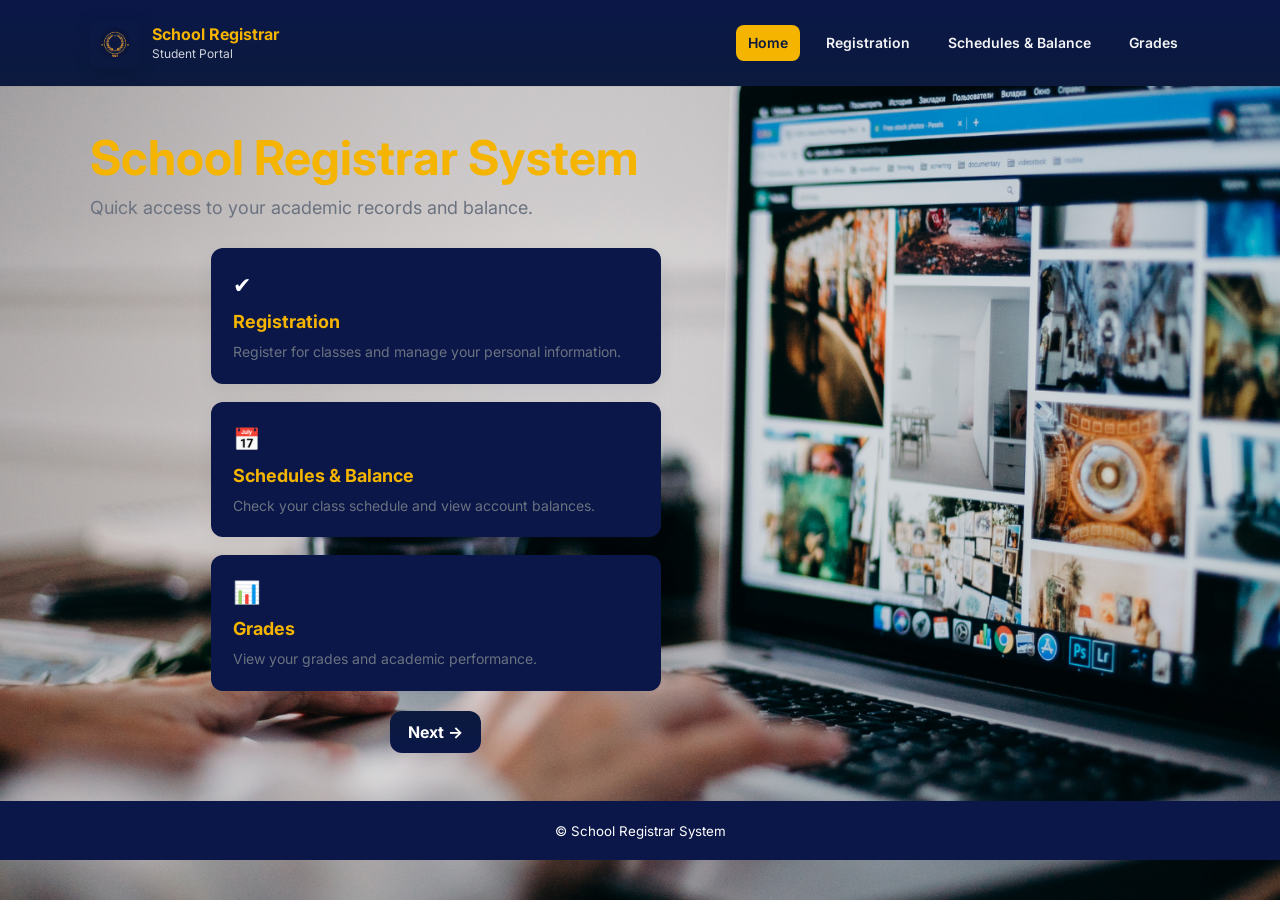
<file: index.html>
<!DOCTYPE html>
<html lang="en">
<head>
  <meta charset="utf-8">
  <meta name="viewport" content="width=device-width,initial-scale=1">
  <title>School Registrar System — Home</title>
  <link rel="preconnect" href="https://fonts.googleapis.com">
  <link href="https://fonts.googleapis.com/css2?family=Inter:wght@300;400;600;700;800&display=swap" rel="stylesheet">
  <link rel="stylesheet" href="style.css">
  <link rel="icon" type="image/png" href="logo.png">
</head>

<body>
  <header class="site-header">
    <div class="container header-inner">
      <div class="brand">
        <div class="logo-mark">
          <img src="logo.png" alt="Registrar Logo">
        </div>
        <div class="brand-text">
          <div class="brand-title">School Registrar</div>
          <div class="brand-sub">Student Portal</div>
        </div>
      </div>

     
      <button class="menu-toggle" aria-label="Toggle Menu">☰</button>

    
      <nav class="main-nav">
        <a href="index.html" class="nav-link active">Home</a>
        <a href="registration.html" class="nav-link">Registration</a>
        <a href="schedule.html" class="nav-link">Schedules & Balance</a>
        <a href="grades.html" class="nav-link">Grades</a>
      </nav>
    </div>
  </header>

  <main>
    <section class="choices">
      <div class="container choices-grid">
        <div class="choices-left">
          <h1 class="choices-title">School Registrar System</h1>
          <p class="choices-sub">Quick access to your academic records and balance.</p>

          <div class="cards row">
            <a class="card1" href="registration.html">
              <div class="card1-icon">✔️</div>
              <h3 class="card1-title">Registration</h3>
              <p class="card1-text">Register for classes and manage your personal information.</p>
            </a>

            <a class="card1" href="schedule.html">
              <div class="card1-icon">📅</div>
              <h3 class="card1-title">Schedules & Balance</h3>
              <p class="card1-text">Check your class schedule and view account balances.</p>
            </a>

            <a class="card1" href="grades.html">
              <div class="card1-icon">📊</div>
              <h3 class="card1-title">Grades</h3>
              <p class="card1-text">View your grades and academic performance.</p>
            </a>
          </div>

          <div class="choices-cta">
            <a class="btn primary1" href="registration.html">Next →</a>
          </div>
        </div>
      </div>
    </section>
  </main>

  <footer class="site-footer">
    <div class="container">
      <small>© <span id="year"></span> School Registrar System</small>
    </div>
  </footer>


<script src="menu.js"></script>
  <script src="storage.js"></script>
  <script src="ui.js"></script>
  <script src="register.js"></script>
  <script src="sched.js"></script>
  <script src="grades.js"></script>
  <script src="main.js"></script>
</body>
</html>
</file>
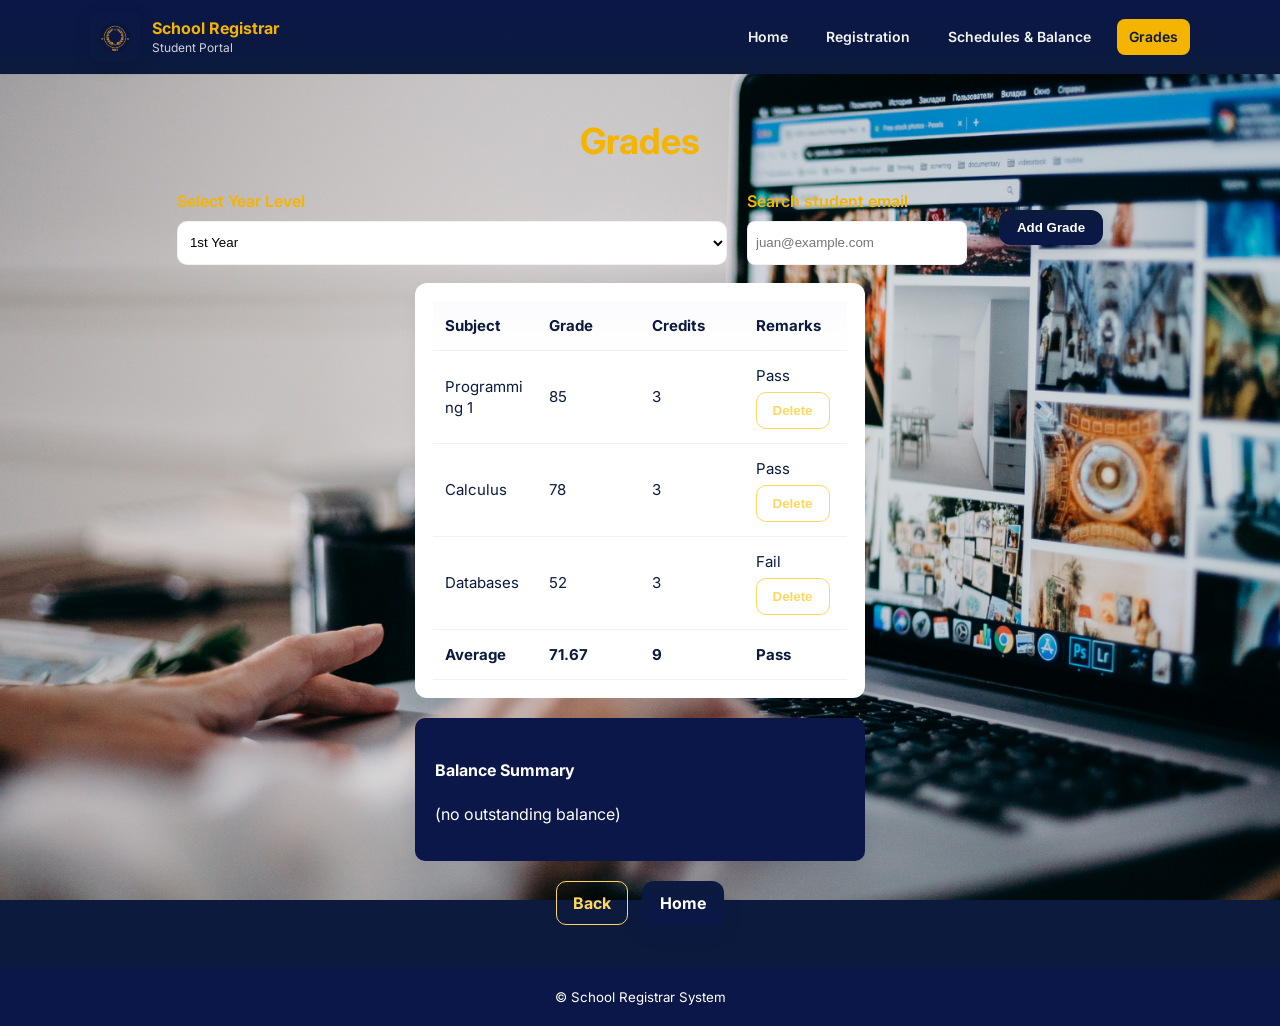
<file: grades.html>
<!doctype html>
<html lang="en">
<head>
  <meta charset="utf-8" />
  <meta name="viewport" content="width=device-width, initial-scale=1" />
  <title>Grades — School Registrar</title>
  <link href="https://fonts.googleapis.com/css2?family=Inter:wght@300;400;600;700;800&display=swap" rel="stylesheet">
  <link rel="stylesheet" href="style.css">
  <link rel="icon" type="image/png" href="logo.png">
</head>
<body>
  <header class="site-header small">
    <div class="container header-inner">
      <div class="brand">
        <div class="logo-mark">
          <img src="logo.png" alt="Registrar Logo">
        </div>
        <div class="brand-text">
          <div class="brand-title">School Registrar</div>
          <div class="brand-sub">Student Portal</div>
        </div>
      </div>
      <button class="menu-toggle" aria-label="Toggle Menu">☰</button>
      <nav class="main-nav">
        <a href="index.html" class="nav-link">Home</a>
        <a href="registration.html" class="nav-link">Registration</a>
        <a href="schedule.html" class="nav-link">Schedules & Balance</a>
        <a href="grades.html" class="nav-link active">Grades</a>
      </nav>
    </div>
  </header>

  <main>
    <section class="page container">
      <h2 class="page-title">Grades</h2>

      <div class="filters">
        <label style="width:50%;">
          <span>Select Year Level</span>
          <select>
            <option>1st Year</option>
            <option>2nd Year</option>
            <option>3rd Year</option>
            <option>4th Year</option>
          </select>
        </label>
      </div>

     <div class="card table-card">
  <table class="data-table">
    <thead>
      <tr>
        <th>Subject</th>
        <th>Grade</th>
        <th>Credits</th>
        <th>Remarks</th>
      </tr>
    </thead>
    <tbody>
      <tr>
        <td data-label="Subject">Programming 1</td>
        <td data-label="Grade">85</td>
        <td data-label="Credits">3</td>
        <td data-label="Remarks">Pass</td>
      </tr>
      <tr>
        <td data-label="Subject">Calculus</td>
        <td data-label="Grade">78</td>
        <td data-label="Credits">3</td>
        <td data-label="Remarks">Pass</td>
      </tr>
      <tr>
        <td data-label="Subject">Databases</td>
        <td data-label="Grade">52</td>
        <td data-label="Credits">3</td>
        <td data-label="Remarks">Fail</td>
      </tr>
    </tbody>
  </table>
</div>

      <div class="card balance-summary-compact">
        <h4>Balance Summary</h4>
        <p class="muted">(no outstanding balance)</p>
      </div>

      <div class="form-actions">
        <a class="btn ghost" href="schedule.html">Back</a>
        <a class="btn primary" href="index.html">Home</a>
      </div>
    </section>
  </main>

  <footer class="site-footer">
    <div class="container">
      <small>© <span id="year4"></span> School Registrar System</small>
    </div>
  </footer>
<script src="menu.js"></script>
  <script src="storage.js"></script>
<script src="ui.js"></script>
<script src="register.js"></script>
<script src="sched.js"></script>
<script src="grades.js"></script>
<script src="main.js"></script>

</body>
</html>
</file>
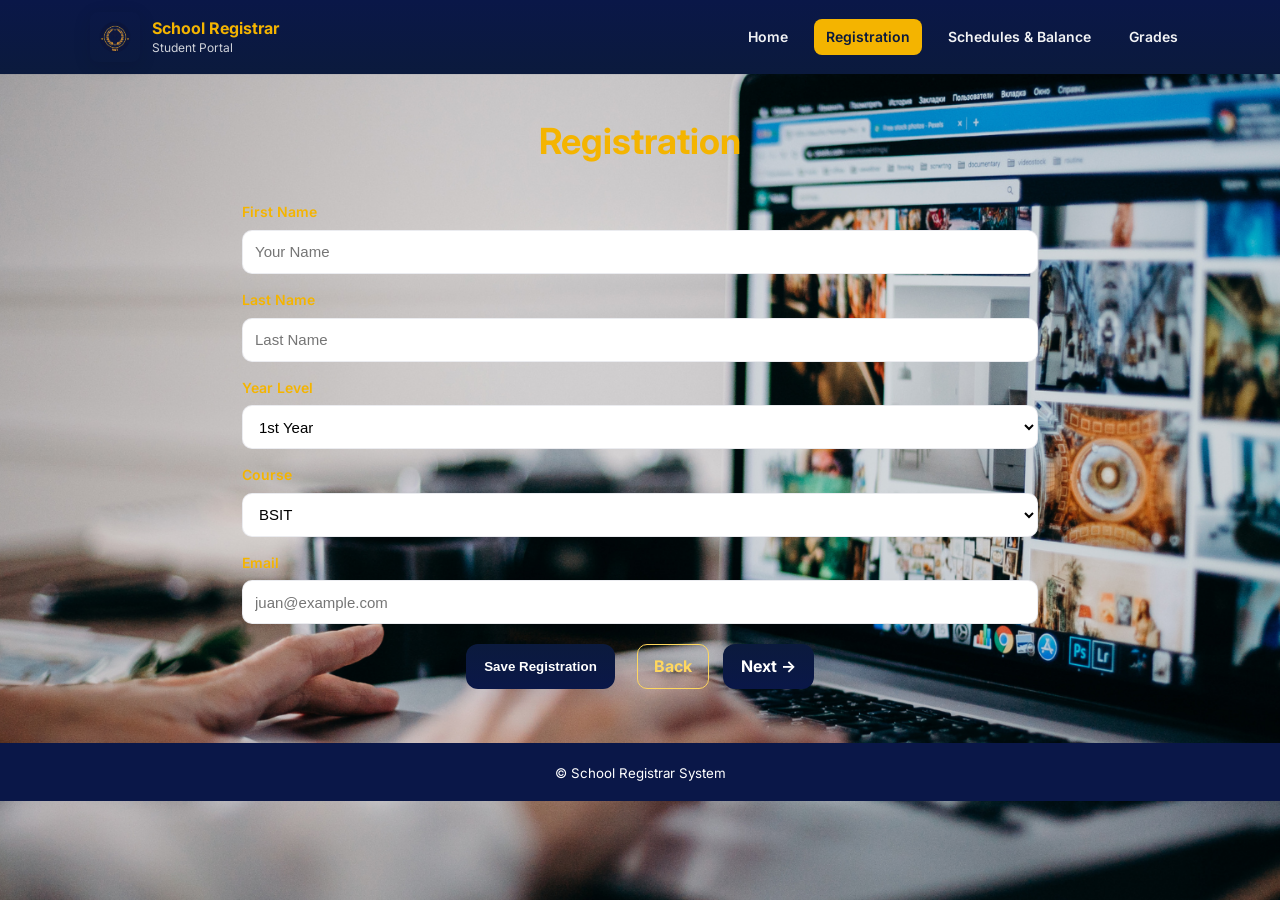
<file: registration.html>
<!DOCTYPE html>
<html lang="en">
<head>
  <meta charset="utf-8">
  <meta name="viewport" content="width=device-width,initial-scale=1">
  <title>Registration — School Registrar</title>
  <link href="https://fonts.googleapis.com/css2?family=Inter:wght@300;400;600;700;800&display=swap" rel="stylesheet">
  <link rel="stylesheet" href="style.css">
  <link rel="icon" type="image/png" href="logo.png">
</head>

<body>
  <header class="site-header small">
    <div class="container header-inner">
      <div class="brand">
        <div class="logo-mark">
          <img src="logo.png" alt="Registrar Logo">
        </div>
        <div class="brand-text">
          <div class="brand-title">School Registrar</div>
          <div class="brand-sub">Student Portal</div>
        </div>
      </div>
 <button class="menu-toggle" aria-label="Toggle Menu">☰</button>
      <nav class="main-nav">
        <a href="index.html" class="nav-link">Home</a>
        <a href="registration.html" class="nav-link active">Registration</a>
        <a href="schedule.html" class="nav-link">Schedules & Balance</a>
        <a href="grades.html" class="nav-link">Grades</a>
      </nav>
    </div>
  </header>

  <main>
    <section class="page container">
      <h2 class="page-title">Registration</h2>

      <form class="form-grid" action="#" method="post" onsubmit="return false;">
        <div class="form-row">
          <label for="fname">First Name</label>
          <input id="fname" name="fname" type="text" placeholder="Your Name">
        </div>

        <div class="form-row">
          <label for="lname">Last Name</label>
          <input id="lname" name="lname" type="text" placeholder="Last Name">
        </div>

        <div class="form-row">
          <label for="year">Year Level</label>
          <select id="year" name="year">
            <option>1st Year</option>
            <option>2nd Year</option>
            <option>3rd Year</option>
            <option>4th Year</option>
          </select>
        </div>

        <div class="form-row">
          <label for="course">Course</label>
          <select id="course" name="course">
            <option>BSIT</option>
            <option>BSHM</option>
            <option>BSOA</option>
            <option>BSBA</option>
            <option>BSCRIM</option>
            <option>BEED</option>
            <option>BSCE</option>
            <option>BSTM</option>
            <option>BSENTREP</option>
            <option>BSAIS</option>
            <option>BSP</option>
            <option>BLIS</option>
          </select>
        </div>

        <div class="form-row wide">
          <label for="email">Email</label>
          <input id="email" name="email" type="email" placeholder="juan@example.com">
        </div>

        <div class="form-actions">
          <a class="btn ghost" href="index.html">Back</a>
         <a class="btn primary" href="schedule.html">Next →</a>
        </div>
      </form>
    </section>
  </main>

  <footer class="site-footer">
    <div class="container">
      <small>© <span id="year"></span> School Registrar System</small>
    </div>
  </footer>
<script src="menu.js"></script>
 <script src="storage.js"></script>
<script src="ui.js"></script>
<script src="register.js"></script>
<script src="sched.js"></script>
<script src="grades.js"></script>
<script src="main.js"></script>

</body>
</html>
</file>
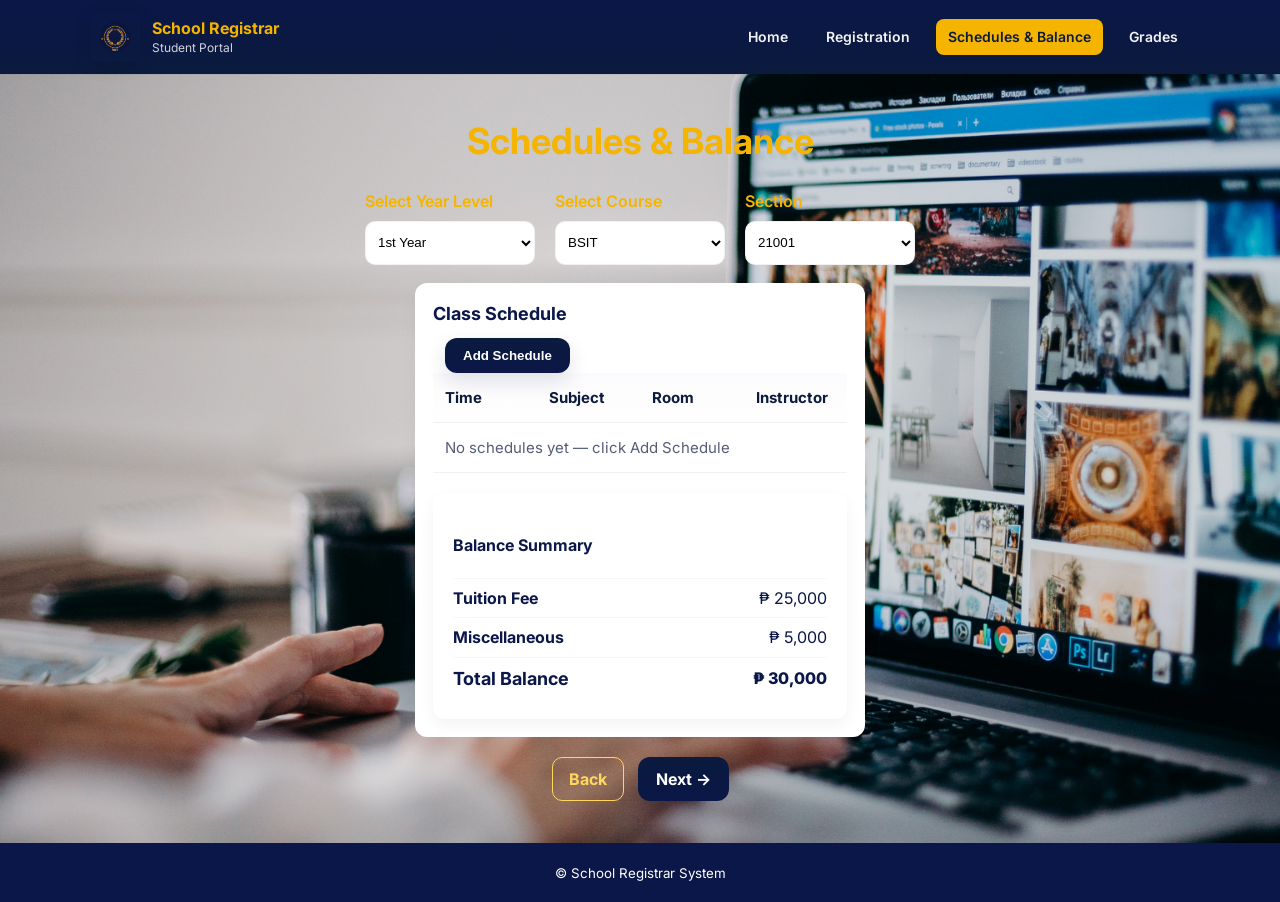
<file: schedule.html>
<!DOCTYPE html>
<html lang="en">
<head>
  <meta charset="utf-8">
  <meta name="viewport" content="width=device-width,initial-scale=1">
  <title>Schedules & Balance — School Registrar</title>
  <link href="https://fonts.googleapis.com/css2?family=Inter:wght@300;400;600;700;800&display=swap" rel="stylesheet">
  <link rel="stylesheet" href="style.css">
  <link rel="icon" type="image/png" href="logo.png">
</head>

<body>
  <header class="site-header small">
    <div class="container header-inner">
      <div class="brand">
        <div class="logo-mark">
          <img src="logo.png" alt="Registrar Logo">
        </div>
        <div class="brand-text">
          <div class="brand-title">School Registrar</div>
          <div class="brand-sub">Student Portal</div>
        </div>
      </div>
<button class="menu-toggle" aria-label="Toggle Menu">☰</button>
      <nav class="main-nav">
        <a href="index.html" class="nav-link">Home</a>
        <a href="registration.html" class="nav-link">Registration</a>
        <a href="schedule.html" class="nav-link active">Schedules & Balance</a>
        <a href="grades.html" class="nav-link">Grades</a>
      </nav>
    </div>
  </header>

  <main>
    <section class="page container">
      <h2 class="page-title">Schedules & Balance</h2>

      <div class="filters">
        <label>
          <span>Select Year Level</span>
          <select>
           <option>1st Year</option>
            <option>2nd Year</option>
            <option>3rd Year</option>
            <option>4th Year</option>
          </select>
        </label>

        <label>
          <span>Select Course</span>
          <select>
            <option>BSIT</option>
            <option>BSHM</option>
            <option>BSOA</option>
            <option>BSBA</option>
            <option>BSCRIM</option>
            <option>BEED</option>
            <option>BSCE</option>
            <option>BSTM</option>
            <option>BSENTREP</option>
            <option>BSAIS</option>
            <option>BSP</option>
            <option>BLIS</option>
          </select>
        </label>

        <label>
          <span>Section</span>
          <select>
            <option>21001</option>
            <option>21002</option>
            <option>21003</option>
            <option>21004</option>
            <option>21005</option>
            <option>21006</option>
            <option>21007</option>
            <option>21008</option>
            <option>21009</option>
            <option>21010</option>
            <option>21011</option>
            <option>21012</option>
            <option>21013</option>
            <option>21014</option>
            <option>21015</option>
            <option>21016</option>
          </select>
        </label>
      </div>

      <div class="card table-card">
        <h3 class="card-head">Class Schedule</h3>

        <div class="table-container">
          <table class="data-table">
            <thead>
              <tr>
                <th>Time</th>
                <th>Subject</th>
                <th>Room</th>
                <th>Instructor</th>
              </tr>
            </thead>
            <tbody>
              <tr><td>8:00–9:00</td><td>Programming 1</td><td>301</td><td>Mr. Santos</td></tr>
              <tr><td>9:00–10:00</td><td>Calculus</td><td>205</td><td>Ms. Reyes</td></tr>
              <tr><td>10:00–11:00</td><td>Databases</td><td>402</td><td>Mr. Cruz</td></tr>
            </tbody>
          </table>
        </div>

        <div class="balance-summary">
          <h4>Balance Summary</h4>
          <dl>
            <div class="dl-row"><dt>Tuition Fee</dt><dd>₱ 25,000</dd></div>
            <div class="dl-row"><dt>Miscellaneous</dt><dd>₱ 5,000</dd></div>
            <div class="dl-row total"><dt>Total Balance</dt><dd>₱ 30,000</dd></div>
          </dl>
        </div>
      </div>

      <div class="form-actions">
        <a class="btn ghost" href="registration.html">Back</a>
        <a class="btn primary" href="grades.html">Next →</a>
      </div>
    </section>
  </main>

  <footer class="site-footer">
    <div class="container">
      <small>© <span id="year"></span> School Registrar System</small>
    </div>
  </footer>
<script src="menu.js"></script>
 <script src="storage.js"></script>
<script src="ui.js"></script>
<script src="register.js"></script>
<script src="sched.js"></script>
<script src="grades.js"></script>
<script src="main.js"></script>

</body>
</html>
</file>
<file: style.css>
:root{
  --navy: #0b1a3d;
  --dark-navy: #0a1748;
  --gold: #f4b400;
  --light-gold: #ffd75e;
  --white: #ffffff;
  --muted: rgba(255,255,255,0.08);
  --transition: 0.28s ease;
  --bg: #f6f7fb;
  --card: #ffffff;
  --muted-text: #6b7280;
  --max-content-width: 1100px;
}


*{box-sizing:border-box}
html,body{height:100%}
html{font-family: "Inter", system-ui, -apple-system, "Segoe UI", Roboto, "Helvetica Neue", Arial;}
body{
  margin:0;
  color:var(--navy);
  -webkit-font-smoothing:antialiased;
  -moz-osx-font-smoothing:grayscale;
  line-height:1.4;
  font-size:16px;
  background-color: var(--navy);
  background-image: url('bg.png');
  background-repeat: no-repeat;
  background-position: center center;
  background-size: cover;
 
}


.container{
  width:92%;
  max-width:var(--max-content-width);
  margin:0 auto;
}


.site-header{
  background: linear-gradient(180deg,var(--dark-navy),var(--navy));
  color:var(--white);
  padding: 18px 0;
  box-shadow: 0 1px 0 rgba(11,26,61,0.06);
  position: relative;
  z-index: 50;
}
.site-header.small{padding:12px 0}

.header-inner{
  display:flex;
  align-items:center;
  justify-content:space-between;
  gap: 12px;
}

.brand{display:flex;align-items:center;gap:12px}
.logo-mark {
  width: 50px;
  height:50px;
  border-radius: 8px;
  display:flex;
  align-items:center;
  justify-content:center;
  box-shadow: 0 4px 18px rgba(2,6,23,0.12);
  overflow:hidden;
}
.logo-mark img{ width:100%; height:100%; object-fit:cover; }

.brand-title{ font-weight:700; color:var(--gold); }
.brand-sub{ font-size:12px; opacity:.9; color: rgba(255,255,255,0.9) }


.menu-toggle{
  display:none;
  background: var(--gold);
  color: var(--navy);
  border: 0;
  border-radius: 8px;
  padding: 8px 12px;
  font-size: 20px;
  cursor: pointer;
}


.main-nav {
  display:flex;
  gap:14px;
  align-items:center;
}
.main-nav .nav-link{
  color: rgba(255,255,255,0.95);
  text-decoration:none;
  padding:8px 12px;
  border-radius:8px;
  transition: background var(--transition), transform var(--transition);
  font-weight:600;
  font-size:14px;
}
.main-nav .nav-link:hover{ background: var(--gold); color: var(--navy); transform: translateY(-2px) }
.main-nav .nav-link.active{ background: var(--gold); color: var(--navy) }


.choices{ 
  padding:48px 0;
}
.choices-grid{
  display:grid;
  grid-template-columns: 1fr 380px;
  align-items:start;
  gap:28px;
}

@media (min-width: 900px){
  .choices-grid.has-right {
    grid-template-columns: 1fr 380px;
  }
}


.choices-title{
  font-size:48px;
  margin:0 0 12px;
  color:var(--gold);
  line-height:1.02;
}
.choices-sub{ color:var(--muted-text); margin:0 0 28px; font-size:18px; }


.row{ display:flex; gap:18px; flex-wrap:wrap; align-items:stretch; }

.card, .card1 {
  display:block;
  width:100%;
  max-width: 450px;
  background: var(--dark-navy);
  border-radius:12px;
  padding:22px;
  box-shadow: 0 6px 18px rgba(15,23,42,0.06);
  color: var(--white);
  text-decoration: none;
  transition: transform var(--transition), box-shadow var(--transition);
  margin: 0 auto; 
}


.card-icon, .card1-icon { font-size:22px; margin-bottom:8px; display:block; text-align:left; }
.card-title, .card1-title{ margin:0 0 8px; font-weight:700; font-size:18px; color:var(--gold) }
.card-text, .card1-text{ margin:0; color:var(--muted-text); font-size:14px }


.card:hover, .card1:hover { transform: translateY(-6px); box-shadow: 0 12px 30px rgba(15,23,42,0.08); }


.choices-cta{ margin-top:20px; }
.btn{
  display:inline-flex;
  align-items:center;
  gap:8px;
  padding:10px 18px;
  border-radius:12px;
  font-weight:700;
  text-decoration:none;
  transition:all var(--transition);
  cursor:pointer;
  border:0;
}
.btn.primary{
  background: linear-gradient(180deg,var(--navy),var(--dark-navy));
  color: var(--white);
  box-shadow:0 8px 20px rgba(10,23,72,0.12);
}
.btn.primary1{
  background: linear-gradient(180deg,var(--navy),var(--dark-navy));
  color: var(--white);
  box-shadow:0 8px 20px rgba(10,23,72,0.12);
  margin-left: 300px;
}
.btn.primary1:hover{ transform: translateY(-3px) }
.btn.primary:hover{ transform: translateY(-3px) }
.btn.ghost{
  background:transparent;
  border:1px solid var(--light-gold);
  padding:10px 16px;
  border-radius:10px;
  color:var(--light-gold);
}


.page{ padding:42px 0 }
.page-title{ font-size:36px; margin:0 0 24px; text-align:center; color:var(--gold) }


.form-grid{ max-width:820px; margin:0 auto; background:transparent; padding:12px }
.form-row{ display:flex; flex-direction:column; gap:8px; margin-bottom:16px; }
.form-row.wide{ grid-column: 1 / -1 }
.form-row label{ font-weight:600; color:var(--gold); font-size:14px; }
.form-row input, .form-row select, .form-row textarea{
  height:44px;
  padding:10px 12px;
  border-radius:10px;
  border:1px solid rgba(10,23,72,0.08);
  background: var(--card);
  font-size:15px;
}


.filters{ display:flex; gap:20px; align-items:center; justify-content:center; margin-bottom:18px; flex-wrap:wrap; }
.filters label{ display:flex; flex-direction:column; gap:8px; font-weight:600; color:var(--gold) }
.filters select{ min-width:170px; height:44px; padding:8px; border-radius:10px; border:1px solid rgba(10,23,72,0.06); background:var(--card) }


.table-card{
  padding:18px;
  border-radius:12px;
  margin-top:12px;
  background:var(--card);
  box-shadow:0 8px 20px rgba(15,23,42,0.04);
  color:var(--dark-navy);
}
.card-head{ margin:0 0 12px; font-size:18px; color:var(--dark-navy) }


.data-table{
  width:100%;
  border-collapse: collapse;
  font-size:15px;
  table-layout: fixed;
  word-wrap:break-word;
}
.data-table thead th{
  text-align:left;
  padding:14px 12px;
  background: linear-gradient(180deg,#fbfbfd,#ffffff);
  border-bottom: 1px solid rgba(11,26,61,0.06);
  font-weight:700;
  color: var(--navy);
}
.data-table tbody td{
  padding:14px 12px;
  border-bottom: 1px solid rgba(11,26,61,0.06);
  color: var(--navy);
  word-break: break-word;
}


.balance-summary {
  margin-top: 20px;
  padding: 20px;
  border-radius: 12px;
  background: var(--card);
  box-shadow: 0 6px 16px rgba(15,23,42,0.05);
}
.balance-summary dl { margin: 0; }
.dl-row {
  display: flex;
  justify-content: space-between;
  padding: 8px 0;
  border-top: 1px solid rgba(11,26,61,0.05);
}
.dl-row{ display:flex; justify-content:space-between; padding:8px 0; border-top:1px solid rgba(11,26,61,0.03); align-items:center }
.dl-row dt{ font-weight:700 }
.dl-row dd{ margin:0 }
.dl-row.total dt{ font-size:18px }
.dl-row.total dd{ font-weight:800 }


.balance-summary-compact{ margin-top:20px; padding:20px; border-radius:10px; background:var(--dark-navy); text-align:left }


.form-actions{ display:flex; justify-content:center; gap:14px; margin-top:20px }


.site-footer{
  padding:18px 0;
  text-align:center;
  color:var(--white);
  background-color: var(--dark-navy);
}


a.nav-link{ cursor:pointer }


@media (max-width: 960px) {
  
  .menu-toggle{ display:inline-flex; align-items:center; justify-content:center; }

  
  .main-nav{
    display: none;
    position: absolute;
    top: calc(100% + 8px);
    right: 16px;
    background: var(--dark-navy);
    padding: 12px;
    gap:10px;
    border-radius:10px;
    flex-direction: column;
    min-width: 200px;
    box-shadow: 0 8px 24px rgba(2,6,23,0.25);
  }
  .main-nav.active{ display:flex; }

  
  .choices-grid{
     grid-template-columns: 1fr; 
     text-align:center; 
    }
  .choices-title{ font-size:36px; }

  
  .cards{ flex-direction: column; align-items: center; gap:18px; }
  .card, .card1{ max-width: 640px; width: 100%; }

  
  .header-inner{ padding: 0 6px; }
}


@media (max-width: 600px) {
  .data-table, .data-table thead, .data-table tbody, .data-table th, .data-table td, .data-table tr {
    display: block;
    overflow-x: auto;
  }

  .data-table {
    display: table;
    width: 600px; 
    border-collapse: collapse;
  }
  .data-table thead {
     display: table-header-group !important;
    
   }
   .data-table tbody tr {
    display: table-row !important;
    margin-bottom: 0;
  }

  .data-table th,
  .data-table td {
    display: table-cell;
    padding: 10px 12px;
    text-align: left;
    white-space: nowrap;
    border-bottom: 1px solid rgba(11,26,61,0.06);
  }
  .data-table tr {
    margin-bottom: 12px;
    border: 1px solid rgba(11,26,61,0.08);
    border-radius: 8px;
    background: var(--card);
    overflow: hidden;
  }



  .data-table td::before {
    content: attr(data-label);
    font-weight: 600;
    color: var(--dark-navy);
    margin-right: 12px;
    display: none;
  }
}


@media (min-width: 961px) {
  body { background-attachment: fixed; }
}
</file>
